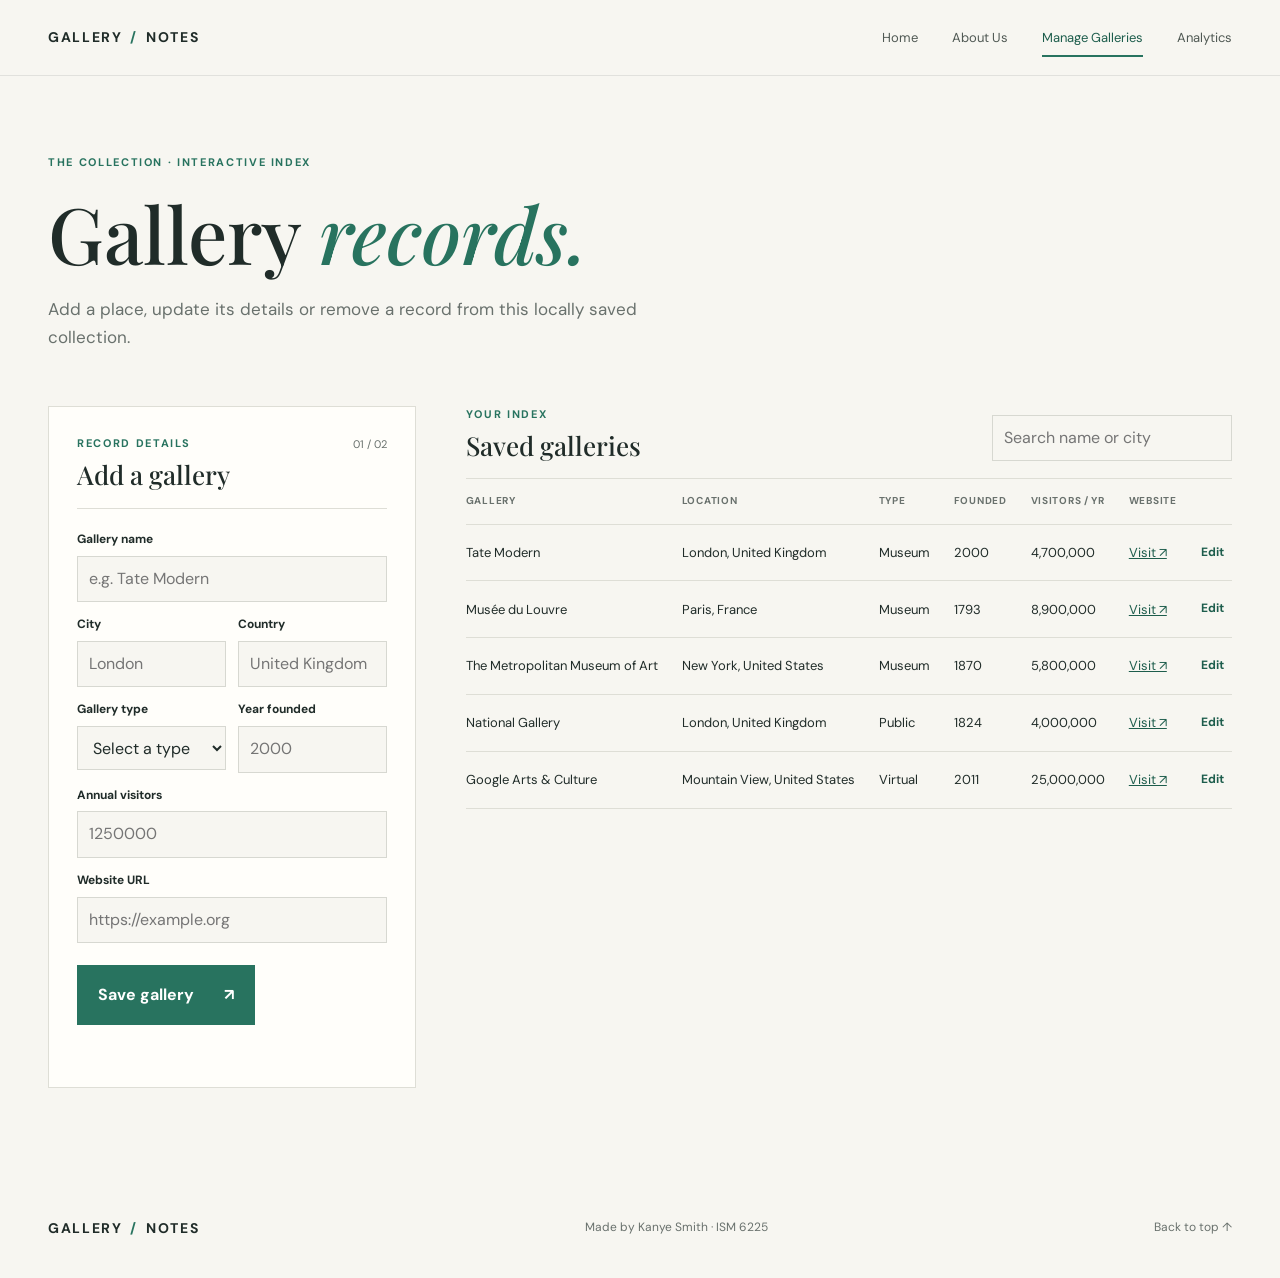
<file: managegalleries.html>
<!doctype html>
<html lang="en">
<head>
  <meta charset="utf-8"><meta name="viewport" content="width=device-width, initial-scale=1">
  <meta name="description" content="Browse and manage a collection of art gallery records.">
  <title>Manage Galleries | Gallery Notes</title>
  <link rel="preconnect" href="https://fonts.googleapis.com"><link rel="preconnect" href="https://fonts.gstatic.com" crossorigin>
  <link href="https://fonts.googleapis.com/css2?family=DM+Sans:wght@400;500;600;700&family=Playfair+Display:ital,wght@0,500;0,600;1,500;1,600&display=swap" rel="stylesheet">
  <link rel="stylesheet" href="styles.css"><script src="script.js" defer></script><script src="crud.js" defer></script>
</head>
<body>
  <!-- Shared site navigation -->
  <header class="site-header"><a class="wordmark" href="index.html" aria-label="Gallery Notes home">GALLERY <span>/</span> NOTES</a><button class="menu-toggle" type="button" aria-expanded="false" aria-controls="site-nav" aria-label="Open navigation"><span></span><span></span></button><nav class="site-nav" id="site-nav" aria-label="Main navigation"><a href="index.html">Home</a><a href="aboutus.html">About Us</a><a href="managegalleries.html" aria-current="page">Manage Galleries</a><a href="analytics.html">Analytics</a></nav></header>
  <main id="main-content" class="page-shell tool-page">
    <!-- Page introduction -->
    <section class="tool-heading"><p class="eyebrow">THE COLLECTION · INTERACTIVE INDEX</p><h1>Gallery <em>records.</em></h1><p>Add a place, update its details or remove a record from this locally saved collection.</p></section>
    <!-- Gallery record editor -->
    <section class="manager-layout" aria-label="Gallery record manager">
      <form class="record-form" id="gallery-form" novalidate>
        <div class="form-heading"><div><p class="eyebrow">RECORD DETAILS</p><h2 id="form-title">Add a gallery</h2></div><span class="form-index">01 / 02</span></div>
        <input id="gallery-id" name="id" type="hidden">
        <label for="gallery-name">Gallery name</label><input id="gallery-name" name="name" type="text" maxlength="100" required autocomplete="organization" placeholder="e.g. Tate Modern">
        <div class="form-row"><div><label for="gallery-city">City</label><input id="gallery-city" name="city" type="text" maxlength="80" required placeholder="London"></div><div><label for="gallery-country">Country</label><input id="gallery-country" name="country" type="text" maxlength="80" required placeholder="United Kingdom"></div></div>
        <div class="form-row"><div><label for="gallery-type">Gallery type</label><select id="gallery-type" name="type" required><option value="">Select a type</option><option>Public</option><option>Commercial</option><option>Museum</option><option>Virtual</option></select></div><div><label for="gallery-founded">Year founded</label><input id="gallery-founded" name="founded" type="number" min="1000" max="2026" required placeholder="2000"></div></div>
        <label for="gallery-visitors">Annual visitors</label><input id="gallery-visitors" name="visitors" type="number" min="0" max="100000000" step="1" required placeholder="1250000">
        <label for="gallery-website">Website URL</label><input id="gallery-website" name="website" type="url" maxlength="300" required placeholder="https://example.org">
        <div class="form-actions"><button class="button-link" type="submit" id="save-gallery">Save gallery <span aria-hidden="true">↗</span></button><button class="quiet-button" type="button" id="cancel-edit" hidden>Cancel edit</button></div>
        <p class="form-message" id="form-message" role="status" aria-live="polite"></p>
      </form>
      <!-- Searchable table of saved records -->
      <div class="records-panel"><div class="records-heading"><div><p class="eyebrow">YOUR INDEX</p><h2>Saved galleries</h2></div><label class="search-label" for="gallery-search">Filter records</label><input id="gallery-search" class="search-input" type="search" placeholder="Search name or city"></div><div class="table-wrap"><table><thead><tr><th scope="col">Gallery</th><th scope="col">Location</th><th scope="col">Type</th><th scope="col">Founded</th><th scope="col">Visitors / yr</th><th scope="col">Website</th><th scope="col"><span class="visually-hidden">Actions</span></th></tr></thead><tbody id="gallery-rows"></tbody></table><p class="empty-state" id="empty-state" hidden>No matching galleries. Try another search or add a record.</p></div></div>
    </section>
    <noscript><p class="notice">JavaScript is required to manage gallery records.</p></noscript>
  </main>
  <!-- Shared site footer -->
  <footer class="site-footer"><a class="wordmark" href="index.html">GALLERY <span>/</span> NOTES</a><p>Made by Kanye Smith · ISM 6225</p><a href="#main-content">Back to top ↑</a></footer>
</body>
</html>
</file>
<file: styles.css>
/* Shared visual system: warm paper, gallery green and ink */
:root{color-scheme:light;--paper:#f7f6f1;--white:#fffefa;--ink:#202c29;--muted:#69716d;--green:#28735f;--green-dark:#1d5d4c;--line:#deded6;--serif:"Playfair Display",Georgia,serif;--sans:"DM Sans",sans-serif;--shell:1200px}
.charts-grid,.chart-panel,.chart-frame{min-width:0}.chart-frame canvas{max-width:100%}
*{box-sizing:border-box}
html{scroll-behavior:smooth}
body{margin:0;background:var(--paper);color:var(--ink);font-family:var(--sans);font-size:16px;line-height:1.65}
img{display:block;width:100%;height:auto;object-fit:cover}
a{color:inherit}
button,input,select{font:inherit}
.page-shell{width:min(var(--shell),calc(100% - 96px));margin-inline:auto}
.site-header{height:76px;padding:0 max(48px,calc((100vw - var(--shell))/2));display:flex;align-items:center;justify-content:space-between;border-bottom:1px solid rgba(32,44,41,.1);background:var(--paper);position:relative;z-index:2}
.wordmark{text-decoration:none;font-size:14px;font-weight:700;letter-spacing:.12em;white-space:nowrap}.wordmark span{color:var(--green);padding-inline:3px}
.site-nav{display:flex;gap:34px;height:100%;align-items:center}.site-nav a{text-decoration:none;font-size:13px;color:#505954;position:relative;white-space:nowrap}.site-nav a:hover,.site-nav a[aria-current=page]{color:var(--green-dark)}.site-nav a[aria-current=page]::after{content:"";height:2px;background:var(--green);position:absolute;bottom:-9px;left:0;right:0}
.menu-toggle{display:none;width:44px;height:44px;border:1px solid var(--line);background:transparent;padding:12px;cursor:pointer}.menu-toggle span{height:1px;background:var(--ink);display:block;margin:5px 0}
.eyebrow{font-size:11px;font-weight:700;letter-spacing:.15em;color:var(--green);line-height:1.5;margin:0 0 18px}
h1,h2,h3,p,figure{margin-top:0}h1,h2,h3{line-height:1.15}h1,h2{font-family:var(--serif);font-weight:500;letter-spacing:0}h1{font-size:clamp(50px,6.1vw,82px);margin-bottom:24px}h2{font-size:clamp(36px,4vw,53px);margin-bottom:24px}h3{font-size:25px;font-family:var(--serif);font-weight:500;margin-bottom:10px}h1 em,h2 em,.closing-inner em{font-weight:500;color:var(--green);font-style:italic}
.hero{min-height:680px;position:relative;display:grid;grid-template-columns:.9fr 1.1fr;gap:8%;align-items:center;padding-block:66px 85px}.hero-copy{padding-bottom:30px}.hero-copy h1{max-width:570px}.hero-lede{max-width:440px;font-size:18px;color:var(--muted);margin-bottom:32px}.text-link{display:inline-flex;gap:16px;align-items:center;color:var(--green-dark);font-weight:700;font-size:14px;text-decoration:none;border-bottom:1px solid var(--green);padding-bottom:8px}.text-link span{font-size:18px}.hero-image{position:relative;margin:0;padding:0 0 35px 35px}.hero-image::before{content:"";position:absolute;inset:34px 35px 0 0;border:1px solid #cfd2c9;z-index:-1}.hero-image img{height:440px;object-position:center}.hero-image figcaption{position:absolute;bottom:0;left:35px;right:0;background:var(--paper);padding:12px 17px;font-size:13px;color:var(--muted)}.hero-image figcaption span{color:var(--green);font-weight:700;margin-right:16px}.hero-side-note{position:absolute;right:0;bottom:22px;writing-mode:vertical-rl;font-size:10px;letter-spacing:.16em;color:var(--muted)}
.section{padding-block:100px}.section-heading{max-width:460px}.section-heading h2{max-width:430px}.section-body{margin-left:35%;}.section-intro{max-width:680px;font-size:19px;color:var(--muted);margin-bottom:48px}.type-grid{display:grid;grid-template-columns:repeat(4,1fr);border-top:1px solid var(--line)}.type-item{padding:22px 20px 0 0}.item-number{font-size:11px;color:var(--green);font-weight:700}.type-item h3{margin:20px 0 10px}.type-item p,.gallery-caption>p:last-child{font-size:14px;color:var(--muted);line-height:1.7;margin-bottom:0}
.gallery-section{background:#eeeee7}.split-heading{display:flex;align-items:baseline;justify-content:space-between;margin-bottom:36px}.split-heading>p:last-child{font-family:var(--serif);font-size:25px;margin:0}.gallery-grid{display:grid;grid-template-columns:repeat(3,1fr);gap:27px}.gallery-card img{height:290px}.gallery-caption{padding-top:18px}.location{color:var(--green);font-size:12px;font-weight:600;margin-bottom:7px}.gallery-caption h3{margin-bottom:8px}.gallery-caption>p:last-child{max-width:340px}
.meaning-section{display:grid;grid-template-columns:1fr 1fr;gap:11%;align-items:center}.meaning-section>img{height:480px}.meaning-copy{max-width:490px}.meaning-copy h2{max-width:450px}.meaning-copy>p:not(.eyebrow){color:var(--muted);margin-bottom:18px}.meaning-copy .text-link{margin-top:12px}
.closing-band{background:#e8ede7;padding-block:58px}.closing-inner{display:flex;align-items:center;justify-content:space-between;gap:34px}.closing-inner>p{font:500 clamp(32px,4vw,48px)/1.2 var(--serif);margin:0}.closing-inner>div{display:flex;flex-direction:column;gap:12px}.closing-inner a{font-size:14px;font-weight:600;color:var(--green-dark);text-decoration:none}.closing-inner a span{padding-left:14px}
.site-footer{min-height:100px;padding:22px max(48px,calc((100vw - var(--shell))/2));display:flex;justify-content:space-between;align-items:center;gap:20px}.site-footer p,.site-footer>a:last-child{font-size:12px;color:var(--muted);margin:0}.site-footer>a:last-child{text-decoration:none}
.profile-hero{min-height:545px;padding-block:100px;display:grid;grid-template-columns:1fr .78fr;gap:13%;align-items:center}.profile-title h1{max-width:600px}.profile-summary{max-width:440px}.profile-name{font:500 38px/1.25 var(--serif);margin-bottom:4px}.profile-role{color:var(--green);font-weight:700;margin-bottom:25px}.profile-summary>p:not(.profile-name):not(.profile-role):not(.github-profile){color:var(--muted);font-size:18px}.button-link{display:inline-flex;align-items:center;justify-content:space-between;gap:30px;background:var(--green);color:white;text-decoration:none;border:0;padding:17px 21px;font-weight:700;cursor:pointer}.button-link:hover{background:var(--green-dark)}.github-profile{font-size:13px;color:var(--muted);margin-top:16px}.github-profile a{color:var(--green-dark);font-weight:700}
.about-story{display:grid;grid-template-columns:1fr 1fr;gap:11%;align-items:center;border-top:1px solid var(--line)}.about-story img{height:440px}.about-story>div{max-width:500px}.about-story>div>p:not(.eyebrow){color:var(--muted)}.toolkit-section{background:#eeeee7}.toolkit-list{list-style:none;padding:0;margin:45px 0 0;display:grid;grid-template-columns:repeat(4,1fr);border-top:1px solid #d7d9d0}.toolkit-list li{padding:18px 15px 18px 0;border-bottom:1px solid #d7d9d0;font-weight:600}.toolkit-list li span{display:inline-block;color:var(--green);font-size:11px;margin-right:17px}
.tool-page{padding-block:78px 90px;min-height:calc(100vh - 176px)}.tool-heading{max-width:720px;margin-bottom:55px}.tool-heading h1{margin-bottom:17px}.tool-heading>p:last-child{max-width:590px;color:var(--muted);font-size:17px}
.manager-layout{display:grid;grid-template-columns:minmax(290px,.72fr) minmax(0,1.5fr);gap:50px;align-items:start}.record-form{padding:28px;background:var(--white);border:1px solid var(--line)}.form-heading,.records-heading,.chart-heading{display:flex;justify-content:space-between;align-items:flex-end;gap:20px}.form-heading{align-items:flex-start;border-bottom:1px solid var(--line);padding-bottom:18px;margin-bottom:21px}.form-heading .eyebrow,.records-heading .eyebrow,.chart-heading .eyebrow{margin-bottom:7px}.form-heading h2,.records-heading h2,.chart-heading h2{font:500 26px/1.2 var(--serif);margin:0}.form-index,.chart-unit{font-size:11px;color:var(--muted)}.record-form label{display:block;font-size:12px;font-weight:700;margin:13px 0 6px}.record-form input,.record-form select,.search-input{width:100%;border:1px solid #d7d8d1;background:var(--paper);min-height:44px;padding:9px 11px;border-radius:0;color:var(--ink)}.record-form input:focus,.record-form select:focus,.search-input:focus{outline:2px solid var(--green);outline-offset:1px}.form-row{display:grid;grid-template-columns:1fr 1fr;gap:12px}.form-actions{display:flex;align-items:center;gap:17px;margin-top:22px}.form-actions .button-link{min-height:51px}.quiet-button{background:transparent;border:0;text-decoration:underline;color:var(--muted);cursor:pointer}.form-message{min-height:22px;color:var(--green-dark);font-size:13px;margin:12px 0 0}.form-message.is-error{color:#a33e32}.records-panel{min-width:0}.records-heading{align-items:flex-end;margin-bottom:17px}.search-label{position:absolute;width:1px;height:1px;padding:0;margin:-1px;overflow:hidden;clip:rect(0,0,0,0);white-space:nowrap;border:0}.search-input{max-width:240px;min-height:40px}.table-wrap{width:100%;overflow-x:auto;border-top:1px solid var(--line)}table{width:100%;border-collapse:collapse;text-align:left;font-size:13px;white-space:nowrap}th{color:var(--muted);font-size:10px;letter-spacing:.07em;text-transform:uppercase;font-weight:700}th,td{padding:14px 12px;border-bottom:1px solid var(--line)}th:first-child,td:first-child{padding-left:0}td{font-size:13px}td a{color:var(--green-dark);text-decoration:underline}.row-actions{display:flex;gap:10px}.row-actions button{border:0;background:none;padding:4px 0;color:var(--green-dark);font-weight:700;font-size:12px;cursor:pointer}.row-actions button:last-child{color:#a33e32}.empty-state{padding:20px 0;color:var(--muted);font-size:14px}.visually-hidden{position:absolute;width:1px;height:1px;padding:0;margin:-1px;overflow:hidden;clip:rect(0,0,0,0);white-space:nowrap;border:0}.notice{background:#f2e9d9;padding:16px;color:var(--ink)}
.analytics-page{max-width:1300px}.charts-grid{display:grid;grid-template-columns:1.45fr .8fr;gap:24px}.chart-panel{background:var(--white);border:1px solid var(--line);padding:26px}.chart-heading{align-items:flex-start;margin-bottom:24px}.chart-frame{height:345px;position:relative}.doughnut-frame{height:300px;max-width:380px;margin:0 auto}.insight-panel{background:#e8ede7;padding:28px;grid-column:2;grid-row:1 / span 2;align-self:end}.insight-panel h2{font-size:34px;margin-bottom:15px}.insight-panel>p:last-child{color:#56625d;font-size:14px;margin:0}.data-source{font-size:12px;color:var(--muted);max-width:800px;margin-top:26px}.data-source a{color:var(--green-dark)}
@media(max-width:900px){.page-shell{width:min(100% - 56px,var(--shell))}.site-header{padding-inline:28px}.site-nav{gap:20px}.hero{gap:5%;min-height:590px}.hero-image img{height:370px}.section-body{margin-left:22%}.gallery-grid{gap:18px}.gallery-card img{height:230px}.meaning-section,.about-story{gap:7%}.profile-hero{gap:7%}.manager-layout{grid-template-columns:1fr;gap:38px}.record-form{max-width:680px}.charts-grid{grid-template-columns:1fr 1fr}.chart-wide{grid-column:1 / -1}.insight-panel{grid-column:1 / -1;grid-row:auto}.site-footer{padding-inline:28px}}
@media(max-width:640px){body{font-size:15px}.page-shell{width:calc(100% - 40px)}.site-header{height:66px;padding-inline:20px}.menu-toggle{display:block}.site-nav{display:none;position:absolute;top:65px;left:0;right:0;height:auto;padding:12px 20px 20px;background:var(--paper);border-bottom:1px solid var(--line);flex-direction:column;align-items:stretch;gap:0}.site-nav.is-open{display:flex}.site-nav a{padding:11px 0}.site-nav a[aria-current=page]::after{bottom:5px;right:auto;width:32px}.hero{display:flex;flex-direction:column;align-items:stretch;padding-block:70px 58px;gap:26px;min-height:0}.hero-copy{padding:0}.hero h1{font-size:54px}.hero-lede{font-size:16px}.hero-image{padding-left:17px;padding-bottom:28px}.hero-image::before{inset:18px 17px 0 0}.hero-image img{height:290px}.hero-image figcaption{left:17px;padding:9px 10px;font-size:11px}.hero-side-note{display:none}.section{padding-block:70px}.section-heading h2{font-size:39px}.section-body{margin:28px 0 0}.section-intro{font-size:17px}.type-grid{grid-template-columns:1fr 1fr;row-gap:18px}.type-item{padding-right:12px}.split-heading{display:block}.split-heading>p:last-child{font-size:22px}.gallery-grid{grid-template-columns:1fr;gap:35px}.gallery-card img{height:260px}.meaning-section,.about-story{grid-template-columns:1fr;gap:30px}.meaning-section>img,.about-story img{height:300px}.meaning-copy h2{font-size:40px}.closing-inner{display:block}.closing-inner>p{margin-bottom:24px}.site-footer{padding:22px 20px;flex-wrap:wrap;min-height:120px}.site-footer p{order:3;width:100%}.profile-hero{display:block;padding-block:70px}.profile-title h1{font-size:53px}.profile-summary{margin-top:34px}.profile-name{font-size:32px}.toolkit-list{grid-template-columns:1fr 1fr;margin-top:28px}.tool-page{padding-block:56px 70px}.tool-heading{margin-bottom:35px}.tool-heading h1{font-size:49px}.record-form{padding:20px}.form-row{grid-template-columns:1fr;gap:0}.records-heading{align-items:flex-start;flex-direction:column}.search-input{max-width:none}.charts-grid{grid-template-columns:1fr;gap:16px}.chart-wide{grid-column:auto}.chart-panel{padding:20px}.chart-heading{display:block}.chart-unit{display:inline-block;margin-top:8px}.chart-frame{height:280px}.doughnut-frame{height:270px}.insight-panel{grid-column:auto;padding:23px}.insight-panel h2{font-size:31px}}
@media(prefers-reduced-motion:reduce){html{scroll-behavior:auto}*,*::before,*::after{animation-duration:.01ms!important;animation-iteration-count:1!important;transition-duration:.01ms!important}}
</file>
